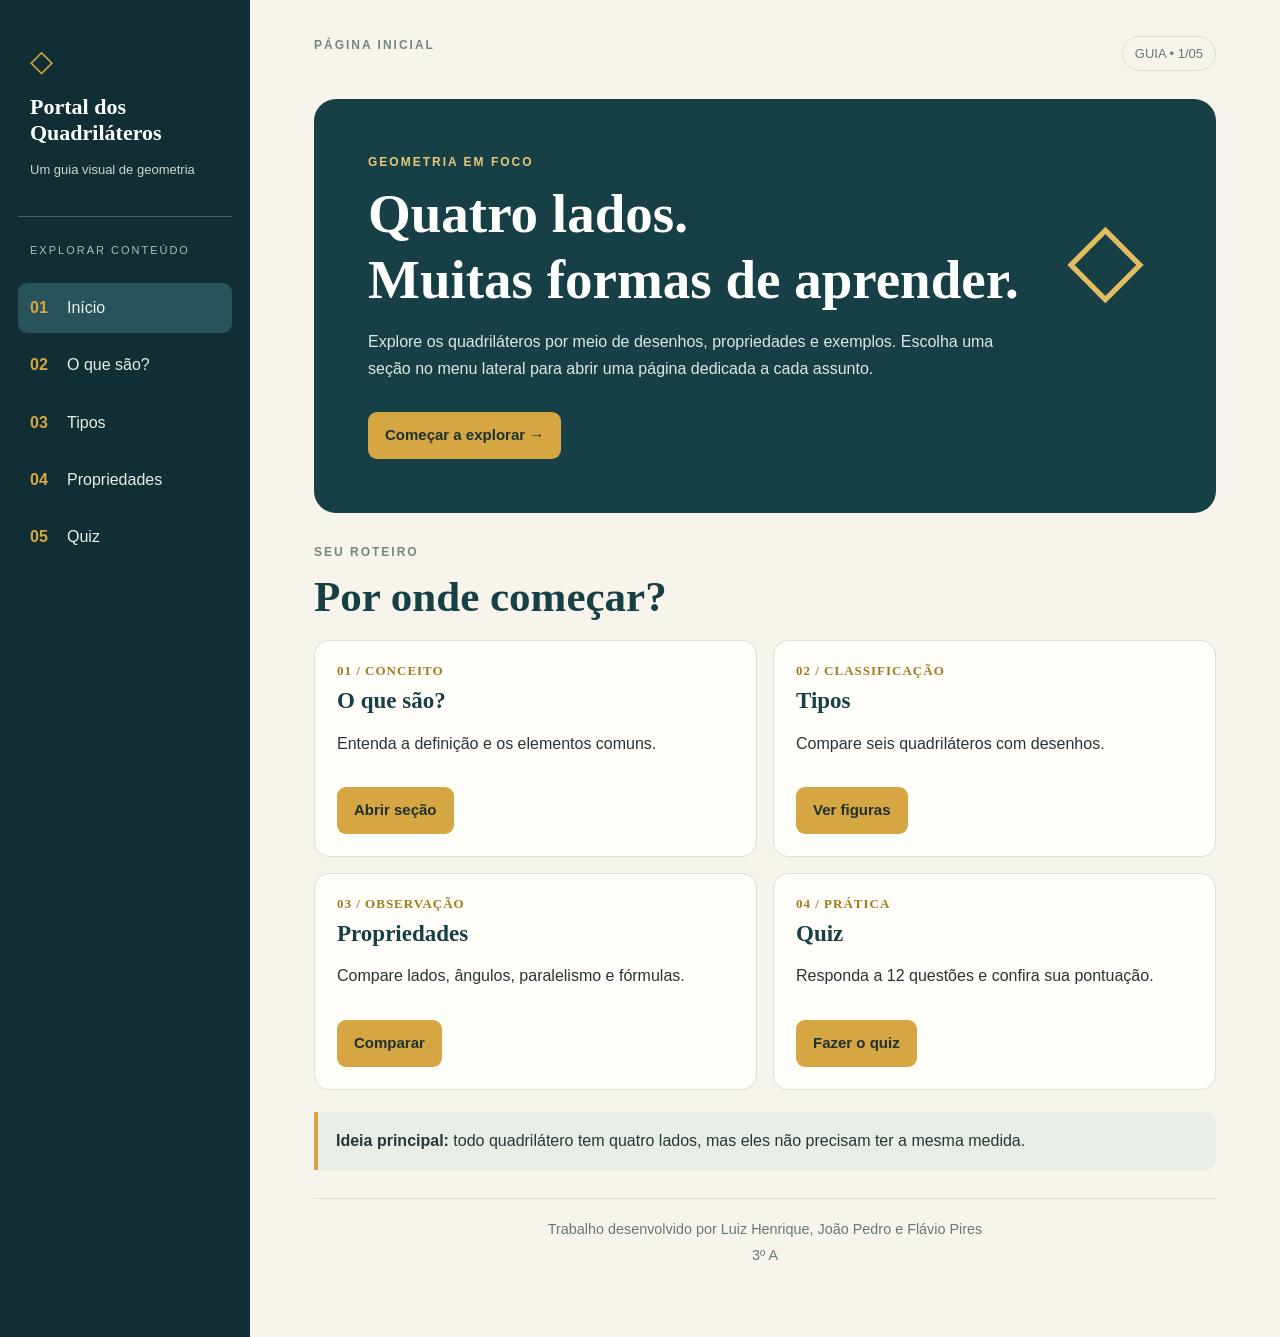
<file: index.html>
<!DOCTYPE html>
<html lang="pt-BR">
 <head>
  <meta charset="utf-8"/>
  <meta content="width=device-width, initial-scale=1" name="viewport"/>
  <title>
   Portal dos Quadril&aacute;teros &mdash; P&aacute;gina inicial
  </title>
  <link href="style.css" rel="stylesheet"/>
 </head>
 <body>
  <div class="layout">
   <aside class="sidebar">
    <div class="brand">
     <span class="brand-mark">
      ◇
     </span>
     <h1>
      Portal dos
      <br/>
      Quadril&aacute;teros
     </h1>
     <p>
      Um guia visual de geometria
     </p>
    </div>
    <div class="nav-label">
     Explorar conte&uacute;do
    </div>
    <nav>
     <a class="active" href="index.html">
      <span>
       01
      </span>
      In&iacute;cio
     </a>
     <a class="" href="sobre.html">
      <span>
       02
      </span>
      O que s&atilde;o?
     </a>
     <a class="" href="tipos.html">
      <span>
       03
      </span>
      Tipos
     </a>
     <a class="" href="propriedades.html">
      <span>
       04
      </span>
      Propriedades
     </a>
     <a class="" href="quiz.html">
      <span>
       05
      </span>
      Quiz
     </a>
    </nav>
   </aside>
   <main>
    <div class="topline">
     <div class="eyebrow">
      P&aacute;gina inicial
     </div>
     <div class="page-count">
      GUIA &bull; 1/05
     </div>
    </div>
    <section class="hero">
     <div class="eyebrow">
      Geometria em foco
     </div>
     <h2>
      Quatro lados.
      <br/>
      Muitas formas de aprender.
     </h2>
     <p>
      Explore os quadril&aacute;teros por meio de desenhos, propriedades e exemplos. Escolha uma se&ccedil;&atilde;o no menu lateral para abrir uma p&aacute;gina dedicada a cada assunto.
     </p>
     <a class="button" href="sobre.html">
      Come&ccedil;ar a explorar &rarr;
     </a>
     <div class="hero-shape">
      ◇
     </div>
    </section>
    <div class="section-head">
     <div class="eyebrow">
      Seu roteiro
     </div>
     <h2>
      Por onde come&ccedil;ar?
     </h2>
    </div>
    <div class="grid">
     <article class="panel">
      <div class="number">
       01 / CONCEITO
      </div>
      <h3>
       O que s&atilde;o?
      </h3>
      <p>
       Entenda a defini&ccedil;&atilde;o e os elementos comuns.
      </p>
      <a class="button" href="sobre.html">
       Abrir se&ccedil;&atilde;o
      </a>
     </article>
     <article class="panel">
      <div class="number">
       02 / CLASSIFICA&Ccedil;&Atilde;O
      </div>
      <h3>
       Tipos
      </h3>
      <p>
       Compare seis quadril&aacute;teros com desenhos.
      </p>
      <a class="button" href="tipos.html">
       Ver figuras
      </a>
     </article>
     <article class="panel">
      <div class="number">
       03 / OBSERVA&Ccedil;&Atilde;O
      </div>
      <h3>
       Propriedades
      </h3>
      <p>
       Compare lados, &acirc;ngulos, paralelismo e f&oacute;rmulas.
      </p>
      <a class="button" href="propriedades.html">
       Comparar
      </a>
     </article>
     <article class="panel">
      <div class="number">
       04 / PR&Aacute;TICA
      </div>
      <h3>
       Quiz
      </h3>
      <p>
       Responda a 12 quest&otilde;es e confira sua pontua&ccedil;&atilde;o.
      </p>
      <a class="button" href="quiz.html">
       Fazer o quiz
      </a>
     </article>
    </div>
    <div class="note">
     <b>
      Ideia principal:
     </b>
     todo quadril&aacute;tero tem quatro lados, mas eles n&atilde;o precisam ter a mesma medida.
    </div>
    <footer class="rodape-grupo">
     Trabalho desenvolvido por Luiz Henrique, João Pedro e Flávio Pires
     <br/>
     3º A
    </footer>
   </main>
  </div>
 </body>
</html>
</file>
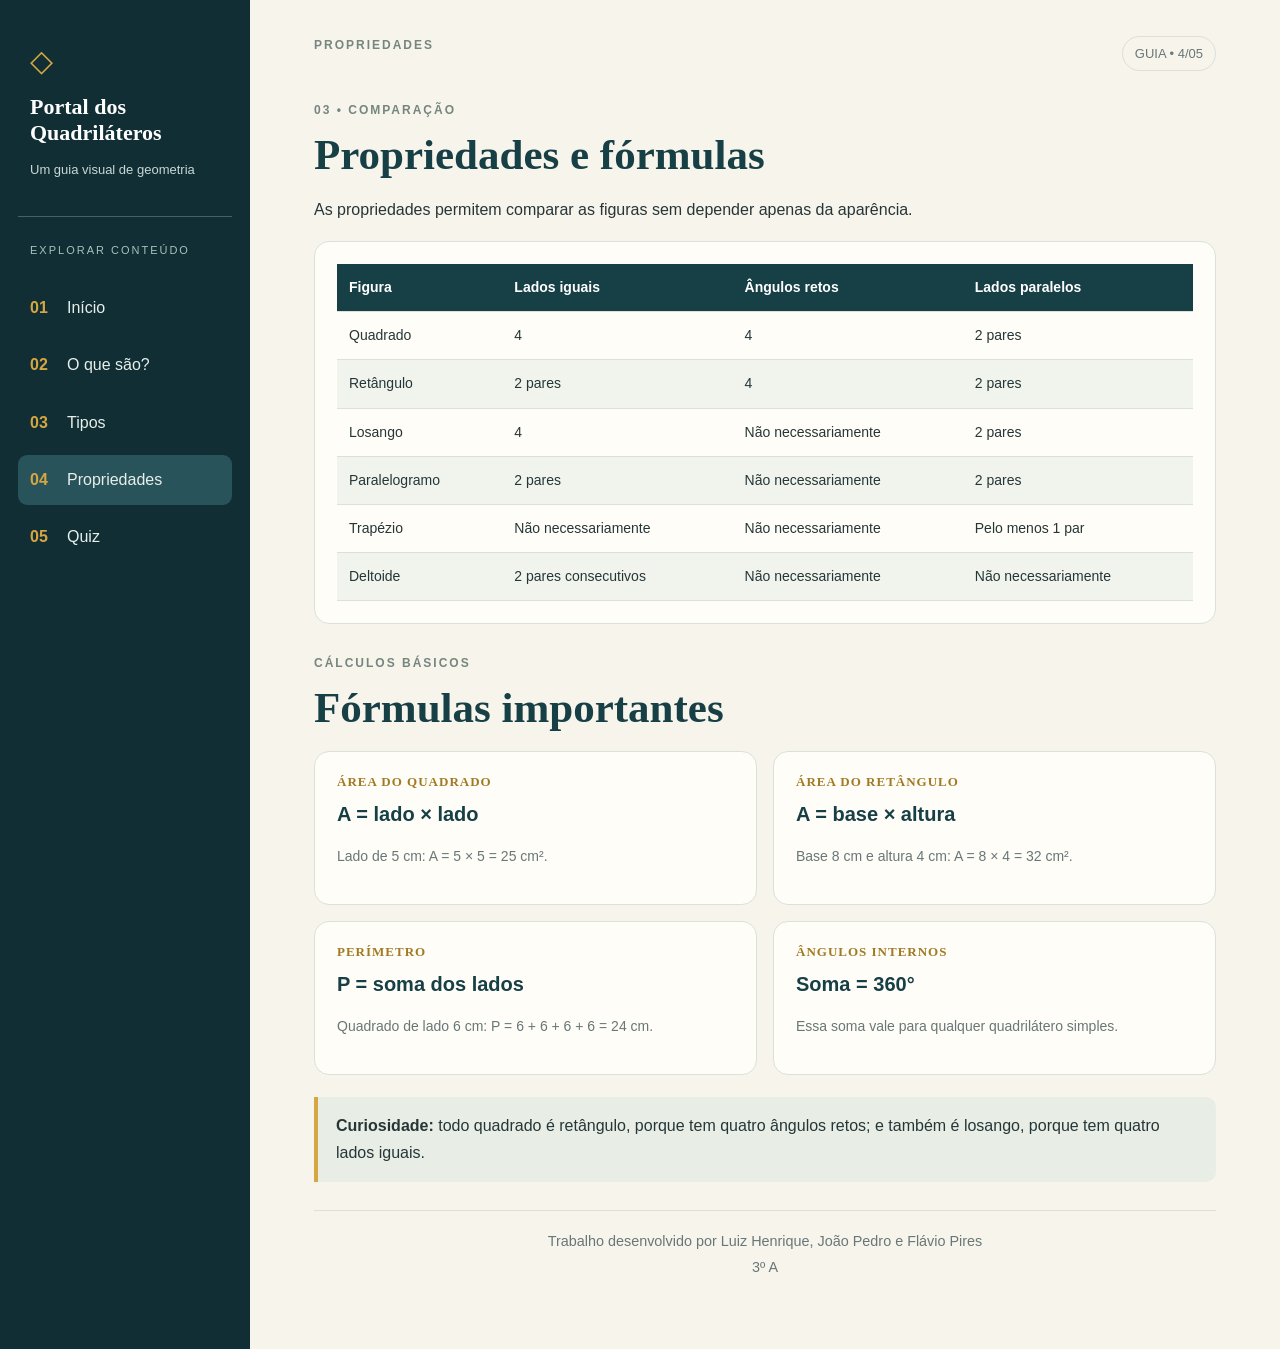
<file: propriedades.html>
<!DOCTYPE html>
<html lang="pt-BR">
 <head>
  <meta charset="utf-8"/>
  <meta content="width=device-width, initial-scale=1" name="viewport"/>
  <title>
   Portal dos Quadril&aacute;teros &mdash; Propriedades
  </title>
  <link href="style.css" rel="stylesheet"/>
 </head>
 <body>
  <div class="layout">
   <aside class="sidebar">
    <div class="brand">
     <span class="brand-mark">
      ◇
     </span>
     <h1>
      Portal dos
      <br/>
      Quadril&aacute;teros
     </h1>
     <p>
      Um guia visual de geometria
     </p>
    </div>
    <div class="nav-label">
     Explorar conte&uacute;do
    </div>
    <nav>
     <a class="" href="index.html">
      <span>
       01
      </span>
      In&iacute;cio
     </a>
     <a class="" href="sobre.html">
      <span>
       02
      </span>
      O que s&atilde;o?
     </a>
     <a class="" href="tipos.html">
      <span>
       03
      </span>
      Tipos
     </a>
     <a class="active" href="propriedades.html">
      <span>
       04
      </span>
      Propriedades
     </a>
     <a class="" href="quiz.html">
      <span>
       05
      </span>
      Quiz
     </a>
    </nav>
   </aside>
   <main>
    <div class="topline">
     <div class="eyebrow">
      Propriedades
     </div>
     <div class="page-count">
      GUIA &bull; 4/05
     </div>
    </div>
    <div class="section-head">
     <div class="eyebrow">
      03 &bull; Compara&ccedil;&atilde;o
     </div>
     <h2>
      Propriedades e f&oacute;rmulas
     </h2>
     <p>
      As propriedades permitem comparar as figuras sem depender apenas da apar&ecirc;ncia.
     </p>
    </div>
    <div class="panel">
     <table>
      <thead>
       <tr>
        <th>
         Figura
        </th>
        <th>
         Lados iguais
        </th>
        <th>
         &Acirc;ngulos retos
        </th>
        <th>
         Lados paralelos
        </th>
       </tr>
      </thead>
      <tbody>
       <tr>
        <td>
         Quadrado
        </td>
        <td>
         4
        </td>
        <td>
         4
        </td>
        <td>
         2 pares
        </td>
       </tr>
       <tr>
        <td>
         Ret&acirc;ngulo
        </td>
        <td>
         2 pares
        </td>
        <td>
         4
        </td>
        <td>
         2 pares
        </td>
       </tr>
       <tr>
        <td>
         Losango
        </td>
        <td>
         4
        </td>
        <td>
         N&atilde;o necessariamente
        </td>
        <td>
         2 pares
        </td>
       </tr>
       <tr>
        <td>
         Paralelogramo
        </td>
        <td>
         2 pares
        </td>
        <td>
         N&atilde;o necessariamente
        </td>
        <td>
         2 pares
        </td>
       </tr>
       <tr>
        <td>
         Trap&eacute;zio
        </td>
        <td>
         N&atilde;o necessariamente
        </td>
        <td>
         N&atilde;o necessariamente
        </td>
        <td>
         Pelo menos 1 par
        </td>
       </tr>
       <tr>
        <td>
         Deltoide
        </td>
        <td>
         2 pares consecutivos
        </td>
        <td>
         N&atilde;o necessariamente
        </td>
        <td>
         N&atilde;o necessariamente
        </td>
       </tr>
      </tbody>
     </table>
    </div>
    <div class="section-head">
     <div class="eyebrow">
      C&aacute;lculos b&aacute;sicos
     </div>
     <h2>
      F&oacute;rmulas importantes
     </h2>
    </div>
    <div class="formula-grid">
     <article class="formula-card">
      <div class="number">
       &Aacute;REA DO QUADRADO
      </div>
      <strong>
       A = lado &times; lado
      </strong>
      <p>
       Lado de 5 cm: A = 5 &times; 5 = 25 cm&sup2;.
      </p>
     </article>
     <article class="formula-card">
      <div class="number">
       &Aacute;REA DO RET&Acirc;NGULO
      </div>
      <strong>
       A = base &times; altura
      </strong>
      <p>
       Base 8 cm e altura 4 cm: A = 8 &times; 4 = 32 cm&sup2;.
      </p>
     </article>
     <article class="formula-card">
      <div class="number">
       PER&Iacute;METRO
      </div>
      <strong>
       P = soma dos lados
      </strong>
      <p>
       Quadrado de lado 6 cm: P = 6 + 6 + 6 + 6 = 24 cm.
      </p>
     </article>
     <article class="formula-card">
      <div class="number">
       &Acirc;NGULOS INTERNOS
      </div>
      <strong>
       Soma = 360&deg;
      </strong>
      <p>
       Essa soma vale para qualquer quadril&aacute;tero simples.
      </p>
     </article>
    </div>
    <div class="note">
     <b>
      Curiosidade:
     </b>
     todo quadrado &eacute; ret&acirc;ngulo, porque tem quatro &acirc;ngulos retos; e tamb&eacute;m &eacute; losango, porque tem quatro lados iguais.
    </div>
    <footer class="rodape-grupo">
     Trabalho desenvolvido por Luiz Henrique, João Pedro e Flávio Pires
     <br/>
     3º A
    </footer>
   </main>
  </div>
 </body>
</html>
</file>
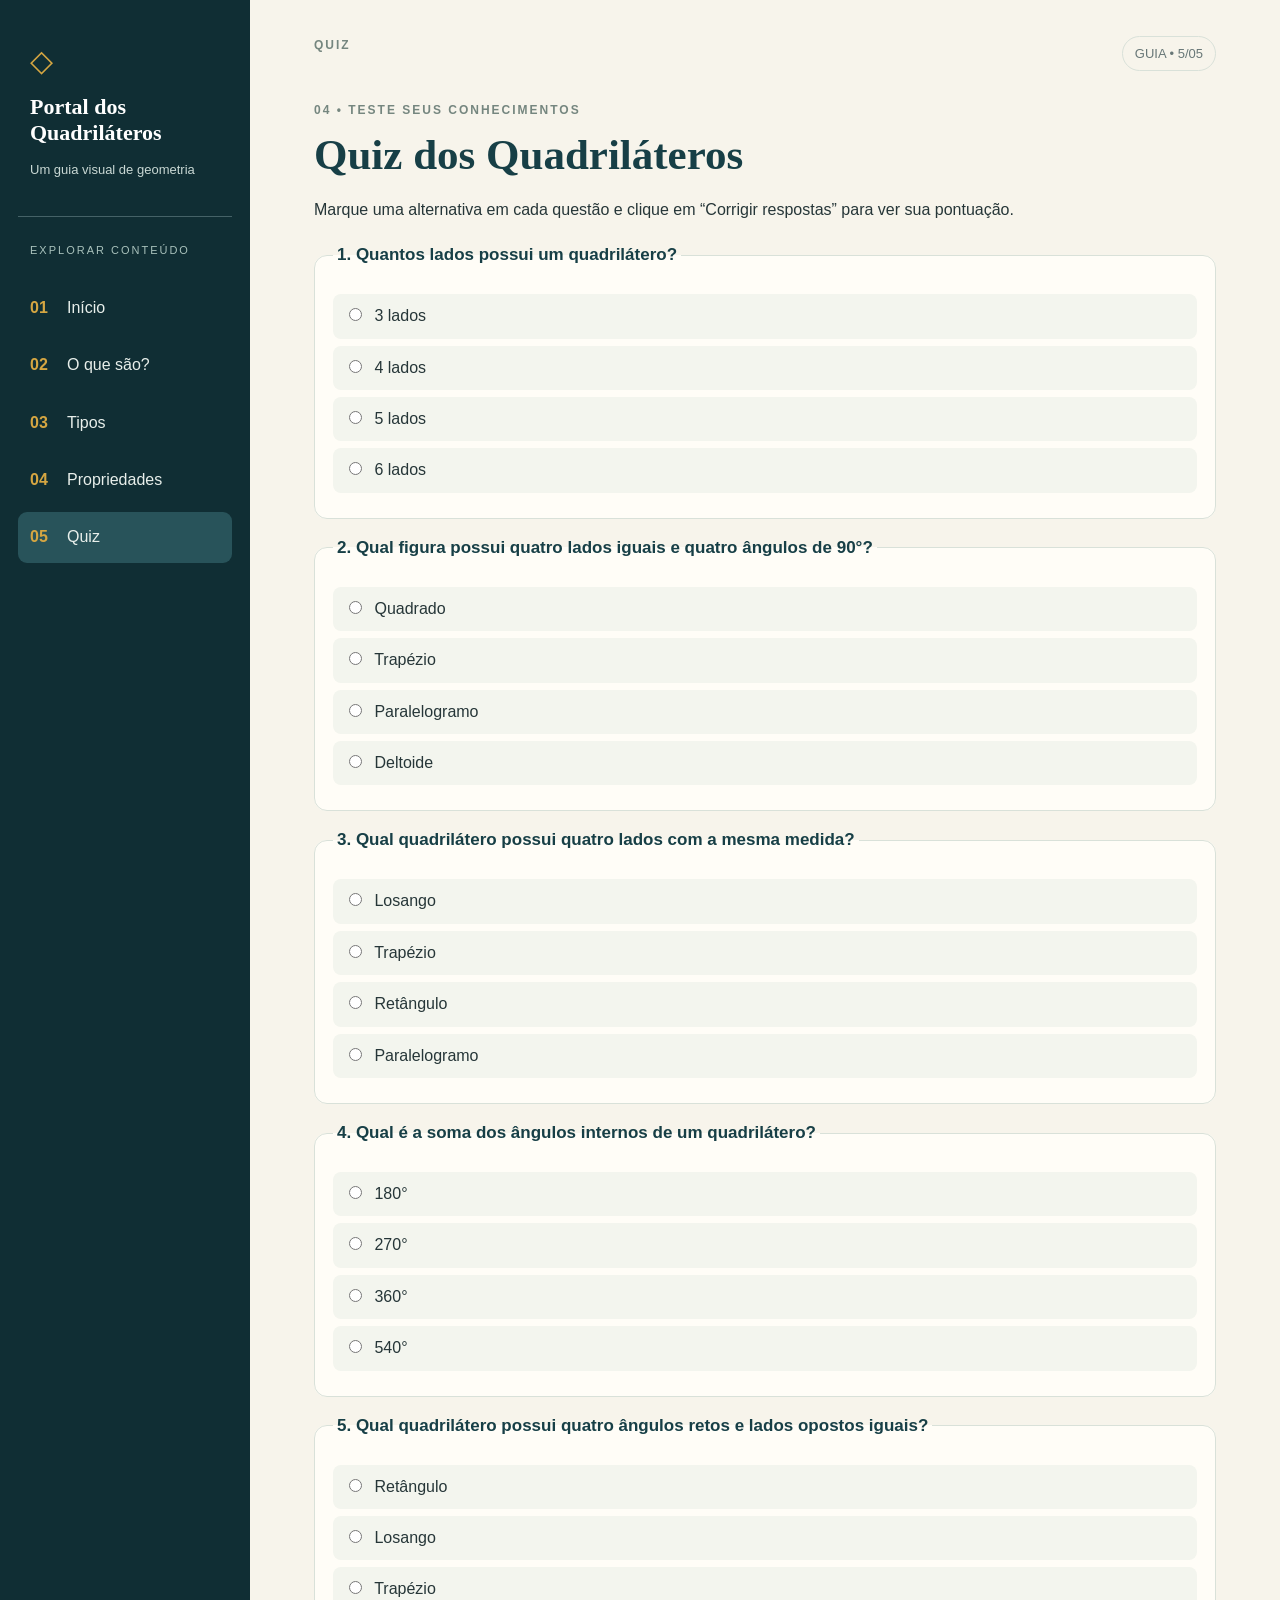
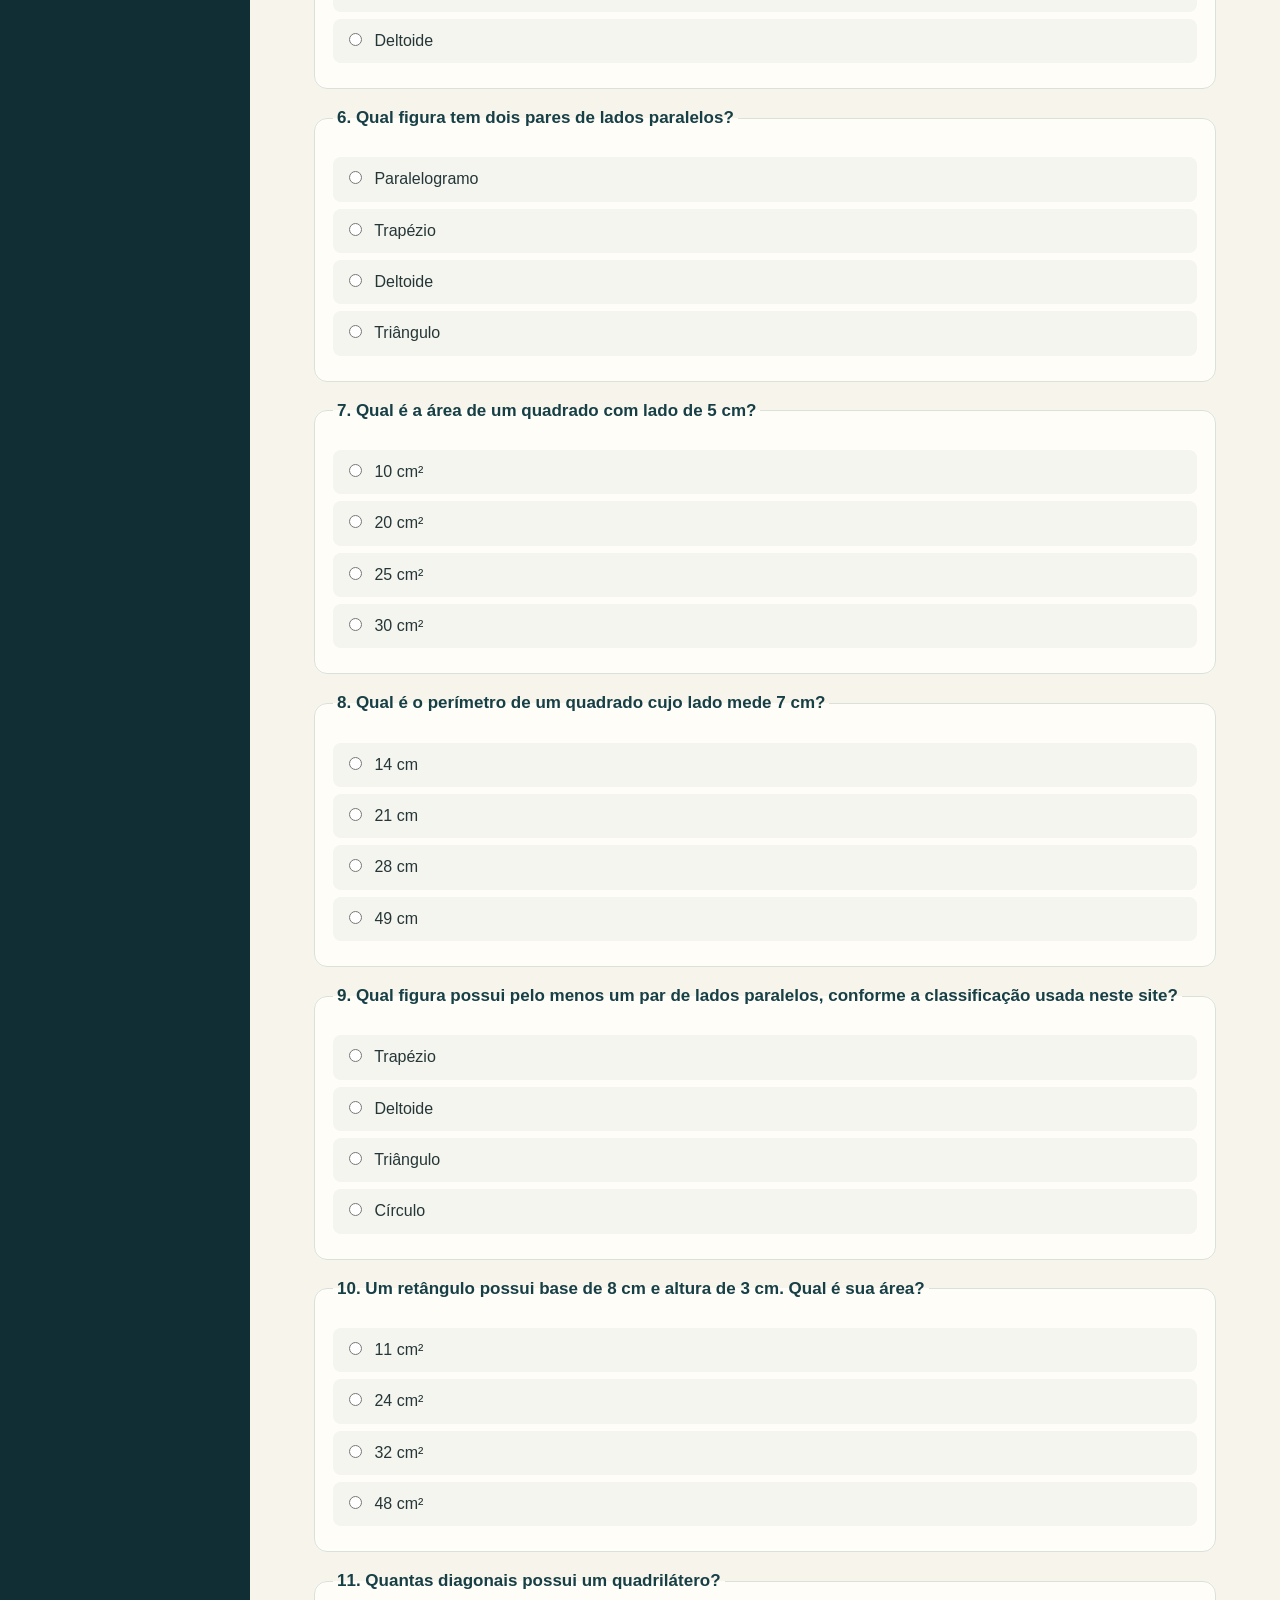
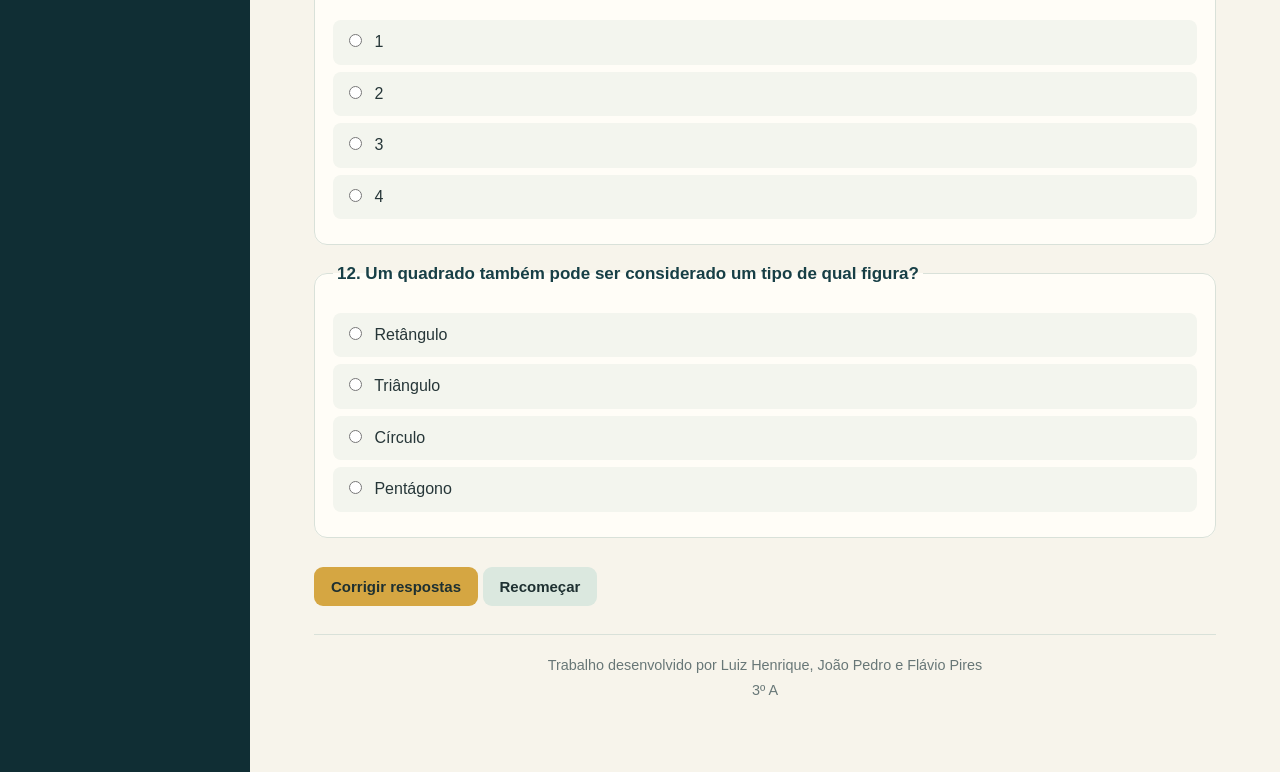
<file: quiz.html>
<!DOCTYPE html>
<html lang="pt-BR">
 <head>
  <meta charset="utf-8"/>
  <meta content="width=device-width, initial-scale=1" name="viewport"/>
  <title>
   Portal dos Quadril&aacute;teros &mdash; Quiz
  </title>
  <link href="style.css" rel="stylesheet"/>
 </head>
 <body>
  <div class="layout">
   <aside class="sidebar">
    <div class="brand">
     <span class="brand-mark">
      ◇
     </span>
     <h1>
      Portal dos
      <br/>
      Quadril&aacute;teros
     </h1>
     <p>
      Um guia visual de geometria
     </p>
    </div>
    <div class="nav-label">
     Explorar conte&uacute;do
    </div>
    <nav>
     <a class="" href="index.html">
      <span>
       01
      </span>
      In&iacute;cio
     </a>
     <a class="" href="sobre.html">
      <span>
       02
      </span>
      O que s&atilde;o?
     </a>
     <a class="" href="tipos.html">
      <span>
       03
      </span>
      Tipos
     </a>
     <a class="" href="propriedades.html">
      <span>
       04
      </span>
      Propriedades
     </a>
     <a class="active" href="quiz.html">
      <span>
       05
      </span>
      Quiz
     </a>
    </nav>
   </aside>
   <main>
    <div class="topline">
     <div class="eyebrow">
      Quiz
     </div>
     <div class="page-count">
      GUIA &bull; 5/05
     </div>
    </div>
    <div class="section-head">
     <div class="eyebrow">
      04 &bull; Teste seus conhecimentos
     </div>
     <h2>
      Quiz dos Quadril&aacute;teros
     </h2>
     <p>
      Marque uma alternativa em cada quest&atilde;o e clique em &ldquo;Corrigir respostas&rdquo; para ver sua pontua&ccedil;&atilde;o.
     </p>
    </div>
    <form>
     <fieldset class="question">
      <legend>
       1. Quantos lados possui um quadril&aacute;tero?
      </legend>
      <label class="option">
       <input name="q1" type="radio" value="3"/>
       3 lados
      </label>
      <label class="option">
       <input name="q1" type="radio" value="4"/>
       4 lados
      </label>
      <label class="option">
       <input name="q1" type="radio" value="5"/>
       5 lados
      </label>
      <label class="option">
       <input name="q1" type="radio" value="6"/>
       6 lados
      </label>
     </fieldset>
     <fieldset class="question">
      <legend>
       2. Qual figura possui quatro lados iguais e quatro &acirc;ngulos de 90&deg;?
      </legend>
      <label class="option">
       <input name="q2" type="radio" value="quadrado"/>
       Quadrado
      </label>
      <label class="option">
       <input name="q2" type="radio" value="trapezio"/>
       Trap&eacute;zio
      </label>
      <label class="option">
       <input name="q2" type="radio" value="paralelogramo"/>
       Paralelogramo
      </label>
      <label class="option">
       <input name="q2" type="radio" value="deltoide"/>
       Deltoide
      </label>
     </fieldset>
     <fieldset class="question">
      <legend>
       3. Qual quadril&aacute;tero possui quatro lados com a mesma medida?
      </legend>
      <label class="option">
       <input name="q3" type="radio" value="losango"/>
       Losango
      </label>
      <label class="option">
       <input name="q3" type="radio" value="trapezio"/>
       Trap&eacute;zio
      </label>
      <label class="option">
       <input name="q3" type="radio" value="retangulo"/>
       Ret&acirc;ngulo
      </label>
      <label class="option">
       <input name="q3" type="radio" value="paralelogramo"/>
       Paralelogramo
      </label>
     </fieldset>
     <fieldset class="question">
      <legend>
       4. Qual &eacute; a soma dos &acirc;ngulos internos de um quadril&aacute;tero?
      </legend>
      <label class="option">
       <input name="q4" type="radio" value="180"/>
       180&deg;
      </label>
      <label class="option">
       <input name="q4" type="radio" value="270"/>
       270&deg;
      </label>
      <label class="option">
       <input name="q4" type="radio" value="360"/>
       360&deg;
      </label>
      <label class="option">
       <input name="q4" type="radio" value="540"/>
       540&deg;
      </label>
     </fieldset>
     <fieldset class="question">
      <legend>
       5. Qual quadril&aacute;tero possui quatro &acirc;ngulos retos e lados opostos iguais?
      </legend>
      <label class="option">
       <input name="q5" type="radio" value="retangulo"/>
       Ret&acirc;ngulo
      </label>
      <label class="option">
       <input name="q5" type="radio" value="losango"/>
       Losango
      </label>
      <label class="option">
       <input name="q5" type="radio" value="trapezio"/>
       Trap&eacute;zio
      </label>
      <label class="option">
       <input name="q5" type="radio" value="deltoide"/>
       Deltoide
      </label>
     </fieldset>
     <fieldset class="question">
      <legend>
       6. Qual figura tem dois pares de lados paralelos?
      </legend>
      <label class="option">
       <input name="q6" type="radio" value="paralelogramo"/>
       Paralelogramo
      </label>
      <label class="option">
       <input name="q6" type="radio" value="trapezio"/>
       Trap&eacute;zio
      </label>
      <label class="option">
       <input name="q6" type="radio" value="deltoide"/>
       Deltoide
      </label>
      <label class="option">
       <input name="q6" type="radio" value="triangulo"/>
       Tri&acirc;ngulo
      </label>
     </fieldset>
     <fieldset class="question">
      <legend>
       7. Qual &eacute; a &aacute;rea de um quadrado com lado de 5 cm?
      </legend>
      <label class="option">
       <input name="q7" type="radio" value="10"/>
       10 cm&sup2;
      </label>
      <label class="option">
       <input name="q7" type="radio" value="20"/>
       20 cm&sup2;
      </label>
      <label class="option">
       <input name="q7" type="radio" value="25"/>
       25 cm&sup2;
      </label>
      <label class="option">
       <input name="q7" type="radio" value="30"/>
       30 cm&sup2;
      </label>
     </fieldset>
     <fieldset class="question">
      <legend>
       8. Qual &eacute; o per&iacute;metro de um quadrado cujo lado mede 7 cm?
      </legend>
      <label class="option">
       <input name="q8" type="radio" value="14"/>
       14 cm
      </label>
      <label class="option">
       <input name="q8" type="radio" value="21"/>
       21 cm
      </label>
      <label class="option">
       <input name="q8" type="radio" value="28"/>
       28 cm
      </label>
      <label class="option">
       <input name="q8" type="radio" value="49"/>
       49 cm
      </label>
     </fieldset>
     <fieldset class="question">
      <legend>
       9. Qual figura possui pelo menos um par de lados paralelos, conforme a classifica&ccedil;&atilde;o usada neste site?
      </legend>
      <label class="option">
       <input name="q9" type="radio" value="trapezio"/>
       Trap&eacute;zio
      </label>
      <label class="option">
       <input name="q9" type="radio" value="deltoide"/>
       Deltoide
      </label>
      <label class="option">
       <input name="q9" type="radio" value="triangulo"/>
       Tri&acirc;ngulo
      </label>
      <label class="option">
       <input name="q9" type="radio" value="circulo"/>
       C&iacute;rculo
      </label>
     </fieldset>
     <fieldset class="question">
      <legend>
       10. Um ret&acirc;ngulo possui base de 8 cm e altura de 3 cm. Qual &eacute; sua &aacute;rea?
      </legend>
      <label class="option">
       <input name="q10" type="radio" value="11"/>
       11 cm&sup2;
      </label>
      <label class="option">
       <input name="q10" type="radio" value="24"/>
       24 cm&sup2;
      </label>
      <label class="option">
       <input name="q10" type="radio" value="32"/>
       32 cm&sup2;
      </label>
      <label class="option">
       <input name="q10" type="radio" value="48"/>
       48 cm&sup2;
      </label>
     </fieldset>
     <fieldset class="question">
      <legend>
       11. Quantas diagonais possui um quadril&aacute;tero?
      </legend>
      <label class="option">
       <input name="q11" type="radio" value="1"/>
       1
      </label>
      <label class="option">
       <input name="q11" type="radio" value="2"/>
       2
      </label>
      <label class="option">
       <input name="q11" type="radio" value="3"/>
       3
      </label>
      <label class="option">
       <input name="q11" type="radio" value="4"/>
       4
      </label>
     </fieldset>
     <fieldset class="question">
      <legend>
       12. Um quadrado tamb&eacute;m pode ser considerado um tipo de qual figura?
      </legend>
      <label class="option">
       <input name="q12" type="radio" value="retangulo"/>
       Ret&acirc;ngulo
      </label>
      <label class="option">
       <input name="q12" type="radio" value="triangulo"/>
       Tri&acirc;ngulo
      </label>
      <label class="option">
       <input name="q12" type="radio" value="circulo"/>
       C&iacute;rculo
      </label>
      <label class="option">
       <input name="q12" type="radio" value="pentagono"/>
       Pent&aacute;gono
      </label>
     </fieldset>
     <button class="button" onclick="corrigirQuiz()" type="button">
      Corrigir respostas
     </button>
     <button class="button" style="background:#dbe8df" type="reset">
      Recome&ccedil;ar
     </button>
     <div aria-live="polite" id="resultado">
     </div>
    </form>
    <script src="script.js">
    </script>
    <footer class="rodape-grupo">
     Trabalho desenvolvido por Luiz Henrique, João Pedro e Flávio Pires
     <br/>
     3º A
    </footer>
   </main>
  </div>
 </body>
</html>
</file>
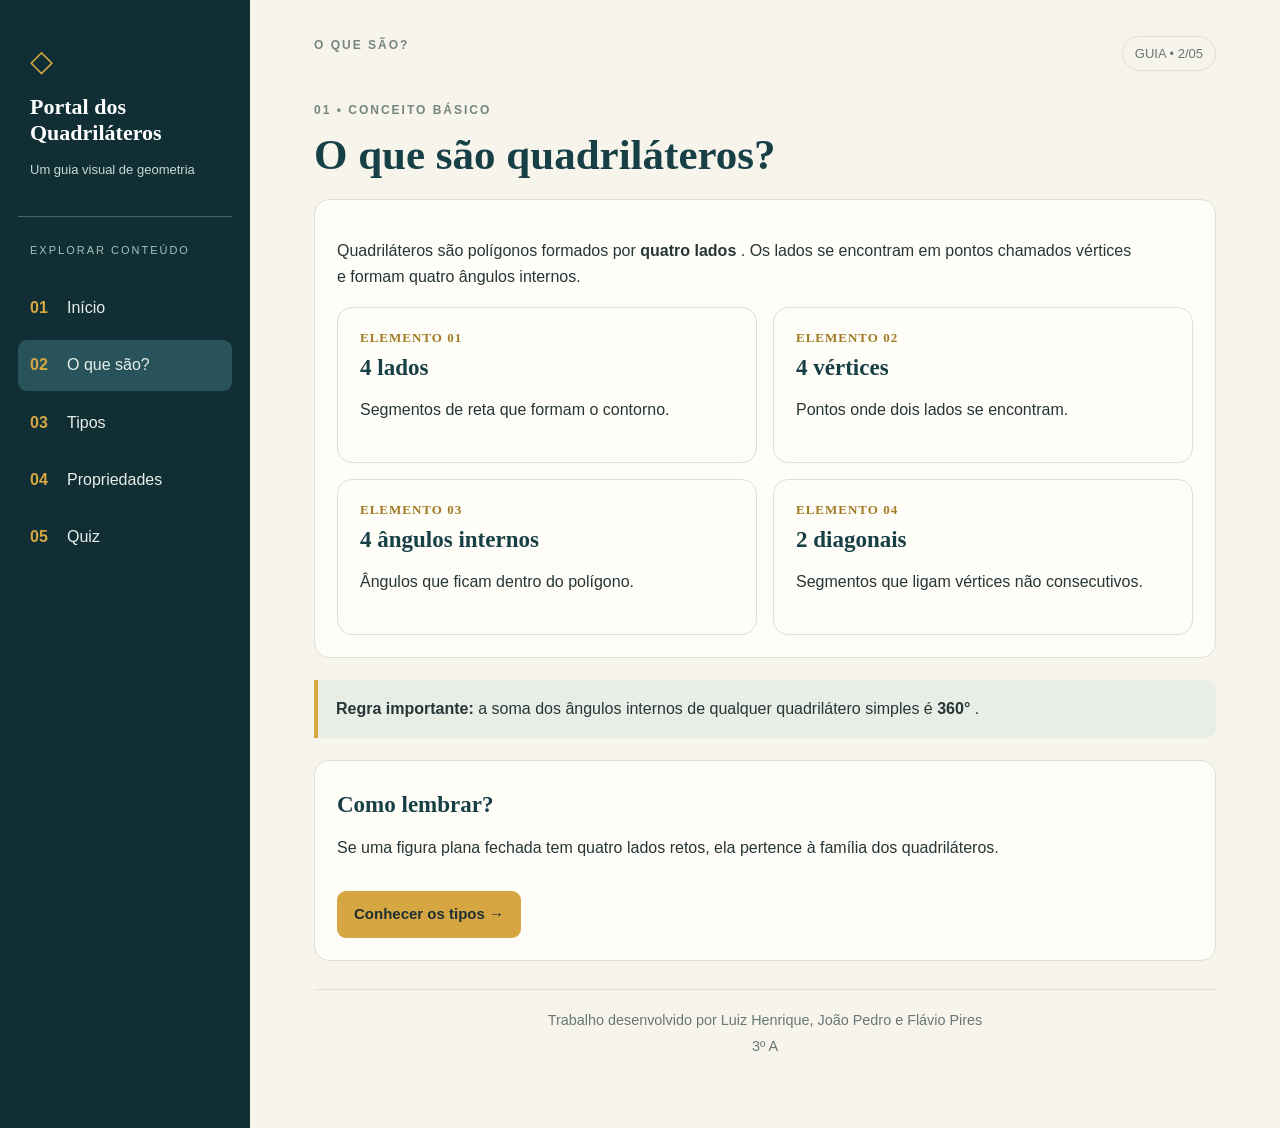
<file: sobre.html>
<!DOCTYPE html>
<html lang="pt-BR">
 <head>
  <meta charset="utf-8"/>
  <meta content="width=device-width, initial-scale=1" name="viewport"/>
  <title>
   Portal dos Quadril&aacute;teros &mdash; O que s&atilde;o?
  </title>
  <link href="style.css" rel="stylesheet"/>
 </head>
 <body>
  <div class="layout">
   <aside class="sidebar">
    <div class="brand">
     <span class="brand-mark">
      ◇
     </span>
     <h1>
      Portal dos
      <br/>
      Quadril&aacute;teros
     </h1>
     <p>
      Um guia visual de geometria
     </p>
    </div>
    <div class="nav-label">
     Explorar conte&uacute;do
    </div>
    <nav>
     <a class="" href="index.html">
      <span>
       01
      </span>
      In&iacute;cio
     </a>
     <a class="active" href="sobre.html">
      <span>
       02
      </span>
      O que s&atilde;o?
     </a>
     <a class="" href="tipos.html">
      <span>
       03
      </span>
      Tipos
     </a>
     <a class="" href="propriedades.html">
      <span>
       04
      </span>
      Propriedades
     </a>
     <a class="" href="quiz.html">
      <span>
       05
      </span>
      Quiz
     </a>
    </nav>
   </aside>
   <main>
    <div class="topline">
     <div class="eyebrow">
      O que s&atilde;o?
     </div>
     <div class="page-count">
      GUIA &bull; 2/05
     </div>
    </div>
    <div class="section-head">
     <div class="eyebrow">
      01 &bull; Conceito b&aacute;sico
     </div>
     <h2>
      O que s&atilde;o quadril&aacute;teros?
     </h2>
    </div>
    <div class="panel">
     <p>
      Quadril&aacute;teros s&atilde;o pol&iacute;gonos formados por
      <b>
       quatro lados
      </b>
      . Os lados se encontram em pontos chamados v&eacute;rtices e formam quatro &acirc;ngulos internos.
     </p>
     <div class="grid">
      <div class="panel">
       <div class="number">
        ELEMENTO 01
       </div>
       <h3>
        4 lados
       </h3>
       <p>
        Segmentos de reta que formam o contorno.
       </p>
      </div>
      <div class="panel">
       <div class="number">
        ELEMENTO 02
       </div>
       <h3>
        4 v&eacute;rtices
       </h3>
       <p>
        Pontos onde dois lados se encontram.
       </p>
      </div>
      <div class="panel">
       <div class="number">
        ELEMENTO 03
       </div>
       <h3>
        4 &acirc;ngulos internos
       </h3>
       <p>
        &Acirc;ngulos que ficam dentro do pol&iacute;gono.
       </p>
      </div>
      <div class="panel">
       <div class="number">
        ELEMENTO 04
       </div>
       <h3>
        2 diagonais
       </h3>
       <p>
        Segmentos que ligam v&eacute;rtices n&atilde;o consecutivos.
       </p>
      </div>
     </div>
    </div>
    <div class="note">
     <b>
      Regra importante:
     </b>
     a soma dos &acirc;ngulos internos de qualquer quadril&aacute;tero simples &eacute;
     <b>
      360&deg;
     </b>
     .
    </div>
    <div class="panel">
     <h3>
      Como lembrar?
     </h3>
     <p>
      Se uma figura plana fechada tem quatro lados retos, ela pertence &agrave; fam&iacute;lia dos quadril&aacute;teros.
     </p>
     <a class="button" href="tipos.html">
      Conhecer os tipos &rarr;
     </a>
    </div>
    <footer class="rodape-grupo">
     Trabalho desenvolvido por Luiz Henrique, João Pedro e Flávio Pires
     <br/>
     3º A
    </footer>
   </main>
  </div>
 </body>
</html>
</file>
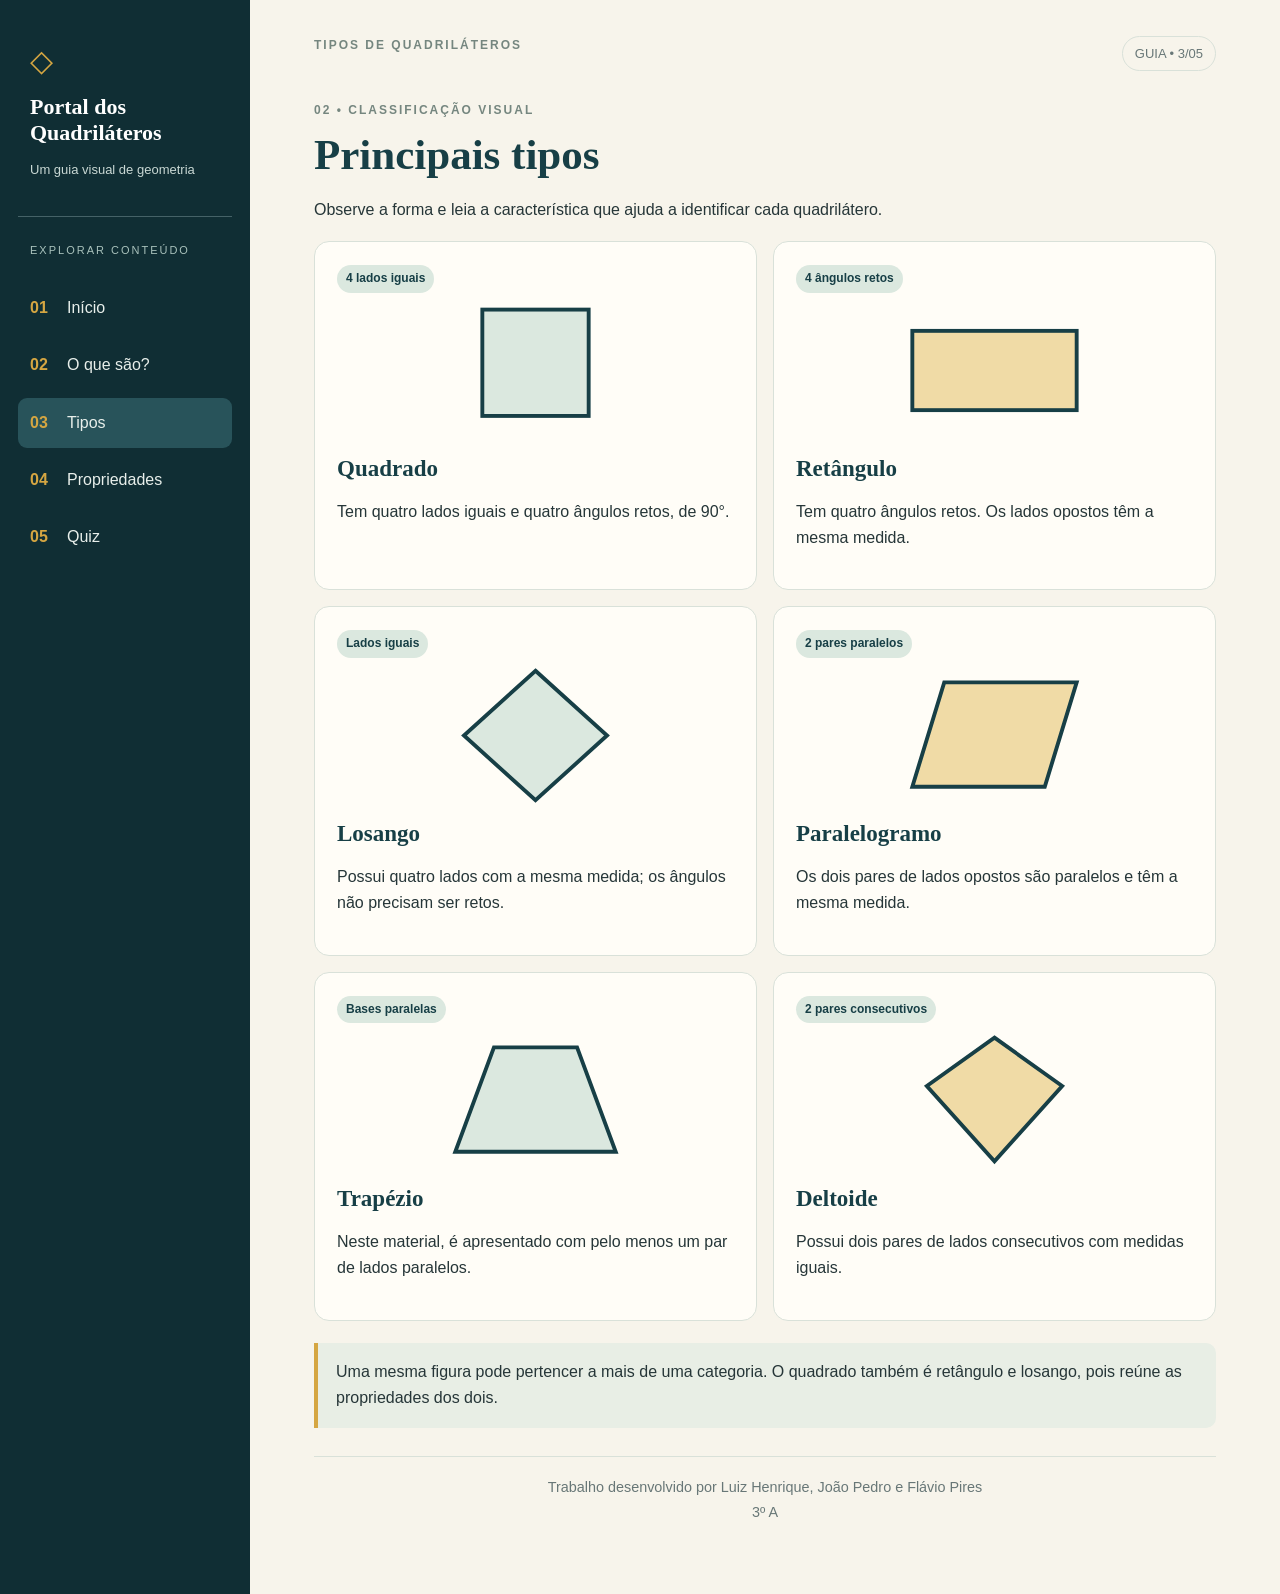
<file: tipos.html>
<!DOCTYPE html>
<html lang="pt-BR">
 <head>
  <meta charset="utf-8"/>
  <meta content="width=device-width, initial-scale=1" name="viewport"/>
  <title>
   Portal dos Quadril&aacute;teros &mdash; Tipos de quadril&aacute;teros
  </title>
  <link href="style.css" rel="stylesheet"/>
 </head>
 <body>
  <div class="layout">
   <aside class="sidebar">
    <div class="brand">
     <span class="brand-mark">
      ◇
     </span>
     <h1>
      Portal dos
      <br/>
      Quadril&aacute;teros
     </h1>
     <p>
      Um guia visual de geometria
     </p>
    </div>
    <div class="nav-label">
     Explorar conte&uacute;do
    </div>
    <nav>
     <a class="" href="index.html">
      <span>
       01
      </span>
      In&iacute;cio
     </a>
     <a class="" href="sobre.html">
      <span>
       02
      </span>
      O que s&atilde;o?
     </a>
     <a class="active" href="tipos.html">
      <span>
       03
      </span>
      Tipos
     </a>
     <a class="" href="propriedades.html">
      <span>
       04
      </span>
      Propriedades
     </a>
     <a class="" href="quiz.html">
      <span>
       05
      </span>
      Quiz
     </a>
    </nav>
   </aside>
   <main>
    <div class="topline">
     <div class="eyebrow">
      Tipos de quadril&aacute;teros
     </div>
     <div class="page-count">
      GUIA &bull; 3/05
     </div>
    </div>
    <div class="section-head">
     <div class="eyebrow">
      02 &bull; Classifica&ccedil;&atilde;o visual
     </div>
     <h2>
      Principais tipos
     </h2>
     <p>
      Observe a forma e leia a caracter&iacute;stica que ajuda a identificar cada quadril&aacute;tero.
     </p>
    </div>
    <div class="shape-grid">
     <article class="shape-card">
      <span class="tag">
       4 lados iguais
      </span>
      <svg aria-label="Desenho de Quadrado" viewbox="0 0 220 150">
       <rect fill="#dbe8df" height="110" stroke="#173f46" stroke-width="4" width="110" x="55" y="12">
       </rect>
      </svg>
      <h3>
       Quadrado
      </h3>
      <p>
       Tem quatro lados iguais e quatro &acirc;ngulos retos, de 90&deg;.
      </p>
     </article>
     <article class="shape-card">
      <span class="tag">
       4 &acirc;ngulos retos
      </span>
      <svg aria-label="Desenho de Ret&acirc;ngulo" viewbox="0 0 220 150">
       <rect fill="#f0dba6" height="82" stroke="#173f46" stroke-width="4" width="170" x="25" y="34">
       </rect>
      </svg>
      <h3>
       Ret&acirc;ngulo
      </h3>
      <p>
       Tem quatro &acirc;ngulos retos. Os lados opostos t&ecirc;m a mesma medida.
      </p>
     </article>
     <article class="shape-card">
      <span class="tag">
       Lados iguais
      </span>
      <svg aria-label="Desenho de Losango" viewbox="0 0 220 150">
       <polygon fill="#dbe8df" points="110,8 184,75 110,142 36,75" stroke="#173f46" stroke-width="4">
       </polygon>
      </svg>
      <h3>
       Losango
      </h3>
      <p>
       Possui quatro lados com a mesma medida; os &acirc;ngulos n&atilde;o precisam ser retos.
      </p>
     </article>
     <article class="shape-card">
      <span class="tag">
       2 pares paralelos
      </span>
      <svg aria-label="Desenho de Paralelogramo" viewbox="0 0 220 150">
       <polygon fill="#f0dba6" points="58,20 195,20 162,128 25,128" stroke="#173f46" stroke-width="4">
       </polygon>
      </svg>
      <h3>
       Paralelogramo
      </h3>
      <p>
       Os dois pares de lados opostos s&atilde;o paralelos e t&ecirc;m a mesma medida.
      </p>
     </article>
     <article class="shape-card">
      <span class="tag">
       Bases paralelas
      </span>
      <svg aria-label="Desenho de Trap&eacute;zio" viewbox="0 0 220 150">
       <polygon fill="#dbe8df" points="67,20 153,20 193,128 27,128" stroke="#173f46" stroke-width="4">
       </polygon>
      </svg>
      <h3>
       Trap&eacute;zio
      </h3>
      <p>
       Neste material, &eacute; apresentado com pelo menos um par de lados paralelos.
      </p>
     </article>
     <article class="shape-card">
      <span class="tag">
       2 pares consecutivos
      </span>
      <svg aria-label="Desenho de Deltoide" viewbox="0 0 220 150">
       <polygon fill="#f0dba6" points="110,10 180,60 110,138 40,60" stroke="#173f46" stroke-width="4">
       </polygon>
      </svg>
      <h3>
       Deltoide
      </h3>
      <p>
       Possui dois pares de lados consecutivos com medidas iguais.
      </p>
     </article>
    </div>
    <div class="note">
     Uma mesma figura pode pertencer a mais de uma categoria. O quadrado tamb&eacute;m &eacute; ret&acirc;ngulo e losango, pois re&uacute;ne as propriedades dos dois.
    </div>
    <footer class="rodape-grupo">
     Trabalho desenvolvido por Luiz Henrique, João Pedro e Flávio Pires
     <br/>
     3º A
    </footer>
   </main>
  </div>
 </body>
</html>
</file>
<file: style.css>
:root{
  --pet:#173f46;
  --dark:#102e34;
  --sage:#dbe8df;
  --cream:#f7f4eb;
  --paper:#fffdf7;
  --gold:#d5a642;
  --ink:#263638;
  --muted:#687777;
  --line:#d9e1d9
}
*{
  box-sizing:border-box
}
body{
  margin:0;
  background:var(--cream);
  color:var(--ink);
  font:16px/1.65 "Trebuchet MS",Arial,sans-serif
}
.layout{
  min-height:100vh;
  display:grid;
  grid-template-columns:250px minmax(0,1fr)
}
.sidebar{
  background:var(--dark);
  color:white;
  padding:28px 18px;
  display:flex;
  flex-direction:column;
  gap:24px
}
.brand{
  padding:8px 12px 22px;
  border-bottom:1px solid #456267
}
.brand-mark{
  font-size:30px;
  color:var(--gold)
}
.brand h1{
  font: bold 22px/1.2 Georgia,serif;
  margin:8px 0
}
.brand p{
  color:#c9d8d4;
  font-size:13px
}
.nav-label{
  color:#a9c2bc;
  text-transform:uppercase;
  font-size:11px;
  letter-spacing:2px;
  padding:0 12px
}
nav{
  display:grid;
  gap:7px
}
nav a{
  color:#e8efeb;
  text-decoration:none;
  padding:12px;
  border-radius:9px;
  display:flex;
  gap:12px
}
nav a span{
  width:25px;
  color:var(--gold);
  font-weight:bold
}
nav a:hover,nav a.active{
  background:#28535a
}
.side-note{
  margin-top:auto;
  padding:15px;
  border:1px solid #456267;
  border-radius:12px;
  color:#c9d8d4;
  font-size:12px
}
main{
  min-width:0;
  padding:36px clamp(18px,5vw,68px) 50px
}
.topline{
  display:flex;
  justify-content:space-between;
  gap:20px;
  margin-bottom:28px
}
.eyebrow{
  color:#75867f;
  font-size:12px;
  letter-spacing:2px;
  text-transform:uppercase;
  font-weight:bold
}
.page-count{
  color:var(--muted);
  font-size:13px;
  border:1px solid var(--line);
  padding:6px 12px;
  border-radius:30px;
  white-space:nowrap
}
h2,h3{
  font-family:Georgia,serif;
  color:var(--pet);
  line-height:1.2
}
h2{
  font-size:clamp(29px,4vw,43px);
  margin:8px 0 16px
}
h3{
  font-size:23px;
  margin:8px 0 10px
}
p{
  max-width:800px
}
.hero{
  background:var(--pet);
  color:white;
  border-radius:22px;
  padding:clamp(25px,5vw,54px);
  position:relative;
  overflow:hidden
}
.hero .eyebrow{
  color:#e7c878
}
.hero h2{
  color:white;
  font-size:clamp(34px,5vw,55px);
  max-width:700px
}
.hero p{
  color:#dce8e3;
  max-width:640px
}
.hero-shape{
  position:absolute;
  right:8%;
  top:18%;
  font-size:100px;
  color:#e3bd61
}
.button{
  display:inline-block;
  margin-top:14px;
  padding:11px 17px;
  border-radius:9px;
  background:var(--gold);
  color:#1e3031;
  text-decoration:none;
  font-weight:bold;
  border:0;
  cursor:pointer;
  font-size:15px
}
.section-head{
  margin:30px 0 18px
}
.grid,.shape-grid,.formula-grid{
  display:grid;
  grid-template-columns:repeat(2,minmax(0,1fr));
  gap:16px
}
.panel,.shape-card,.formula-card{
  background:var(--paper);
  border:1px solid var(--line);
  border-radius:15px;
  padding:22px
}
.number{
  font:bold 13px Georgia,serif;
  color:#a17a24;
  letter-spacing:1px
}
.tag{
  display:inline-block;
  background:var(--sage);
  color:var(--pet);
  padding:4px 9px;
  border-radius:30px;
  font-size:12px;
  font-weight:bold
}
.shape-card svg{
  width:100%;
  height:145px;
  display:block;
  margin:5px auto 12px
}
.note{
  background:#e8eee5;
  border-left:4px solid var(--gold);
  padding:16px 18px;
  border-radius:0 10px 10px 0;
  margin:22px 0
}
table{
  width:100%;
  border-collapse:collapse;
  background:var(--paper);
  font-size:14px
}
th,td{
  text-align:left;
  padding:12px;
  border-bottom:1px solid var(--line)
}
th{
  background:var(--pet);
  color:white
}
tr:nth-child(even) td{
  background:#f0f4ed
}
.formula-card strong{
  display:block;
  color:var(--pet);
  font-size:20px;
  margin:8px 0
}
.formula-card p{
  color:var(--muted);
  font-size:14px
}
.question{
  padding:18px;
  background:var(--paper);
  border:1px solid var(--line);
  border-radius:13px;
  margin:15px 0
}
.question legend{
  color:var(--pet);
  font-weight:bold;
  font-size:17px;
  padding:0 4px
}
.option{
  display:block;
  padding:9px 11px;
  margin:7px 0;
  border-radius:8px;
  background:#f3f5ee;
  cursor:pointer
}
.option:hover{
  background:var(--sage)
}
input[type=radio]{
  accent-color:var(--pet);
  margin-right:8px
}
#resultado{
  margin-top:20px;
  padding:18px;
  border-radius:12px;
  background:var(--sage);
  font-weight:bold;
  display:none
}
footer{
  margin-top:38px;
  padding-top:18px;
  border-top:1px solid var(--line);
  color:var(--muted);
  font-size:12px
}
@media(max-width:800px){
  .layout{
    grid-template-columns:1fr
  }
  .sidebar{
    padding:14px;
    gap:10px
  }
  .brand{
    padding:5px 8px 10px
  }
  .brand-mark{
    display:inline;
    margin-right:8px
  }
  .brand h1{
    display:inline;
    font-size:19px
  }
  .brand p,.nav-label,.side-note{
    display:none
  }
  nav{
    grid-template-columns:repeat(2,minmax(0,1fr))
  }
  nav a{
    padding:9px;
    font-size:14px
  }
  main{
    padding:20px 15px 32px
  }
  .hero-shape{
    display:none
  }
  .grid,.shape-grid,.formula-grid{
    grid-template-columns:1fr
  }
  table{
    font-size:12px
  }
  th,td{
    padding:8px 6px
  }
}


/* Identificação dos integrantes do trabalho */
.rodape-grupo {
  text-align: center;
  line-height: 1.8;
  padding: 18px 12px;
  margin-top: 28px;
  color: var(--muted, #65716f);
  border-top: 1px solid var(--line, #d9ded8);
  font-size: 0.9rem;
}
</file>
